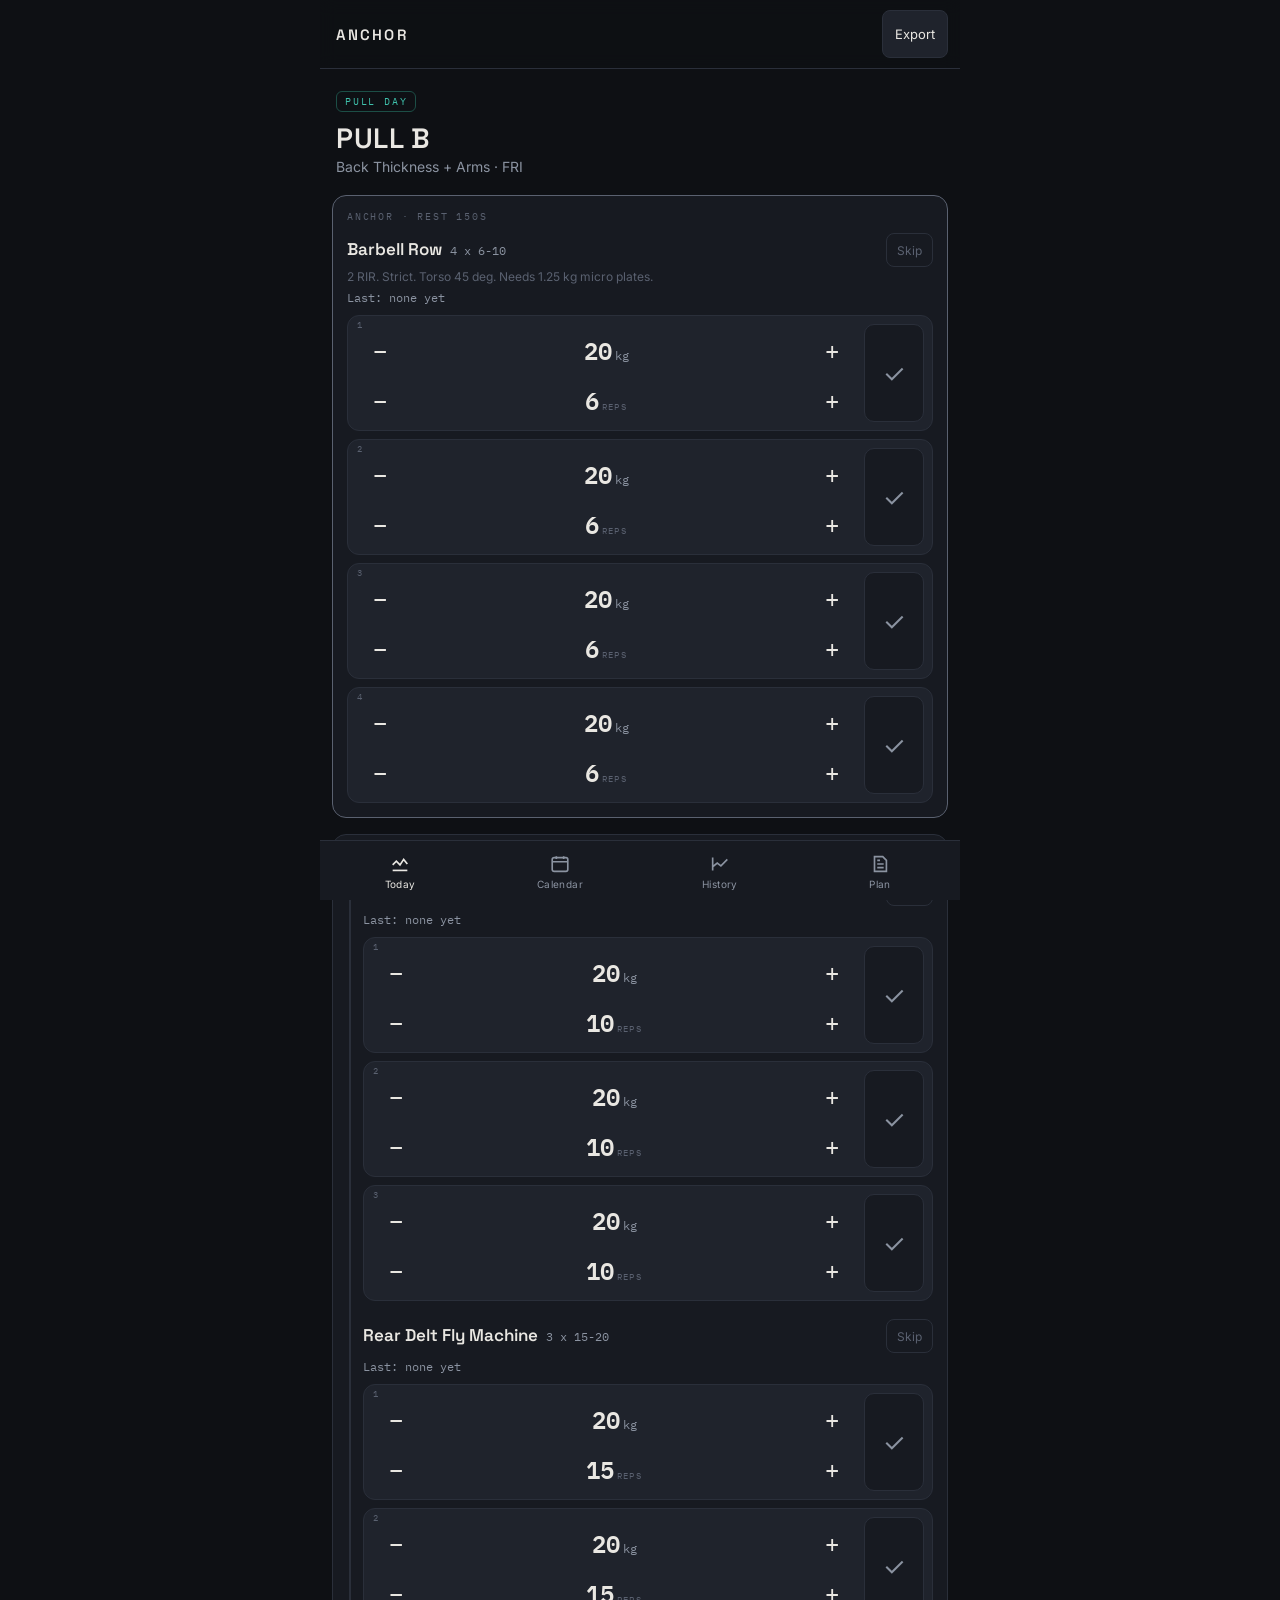
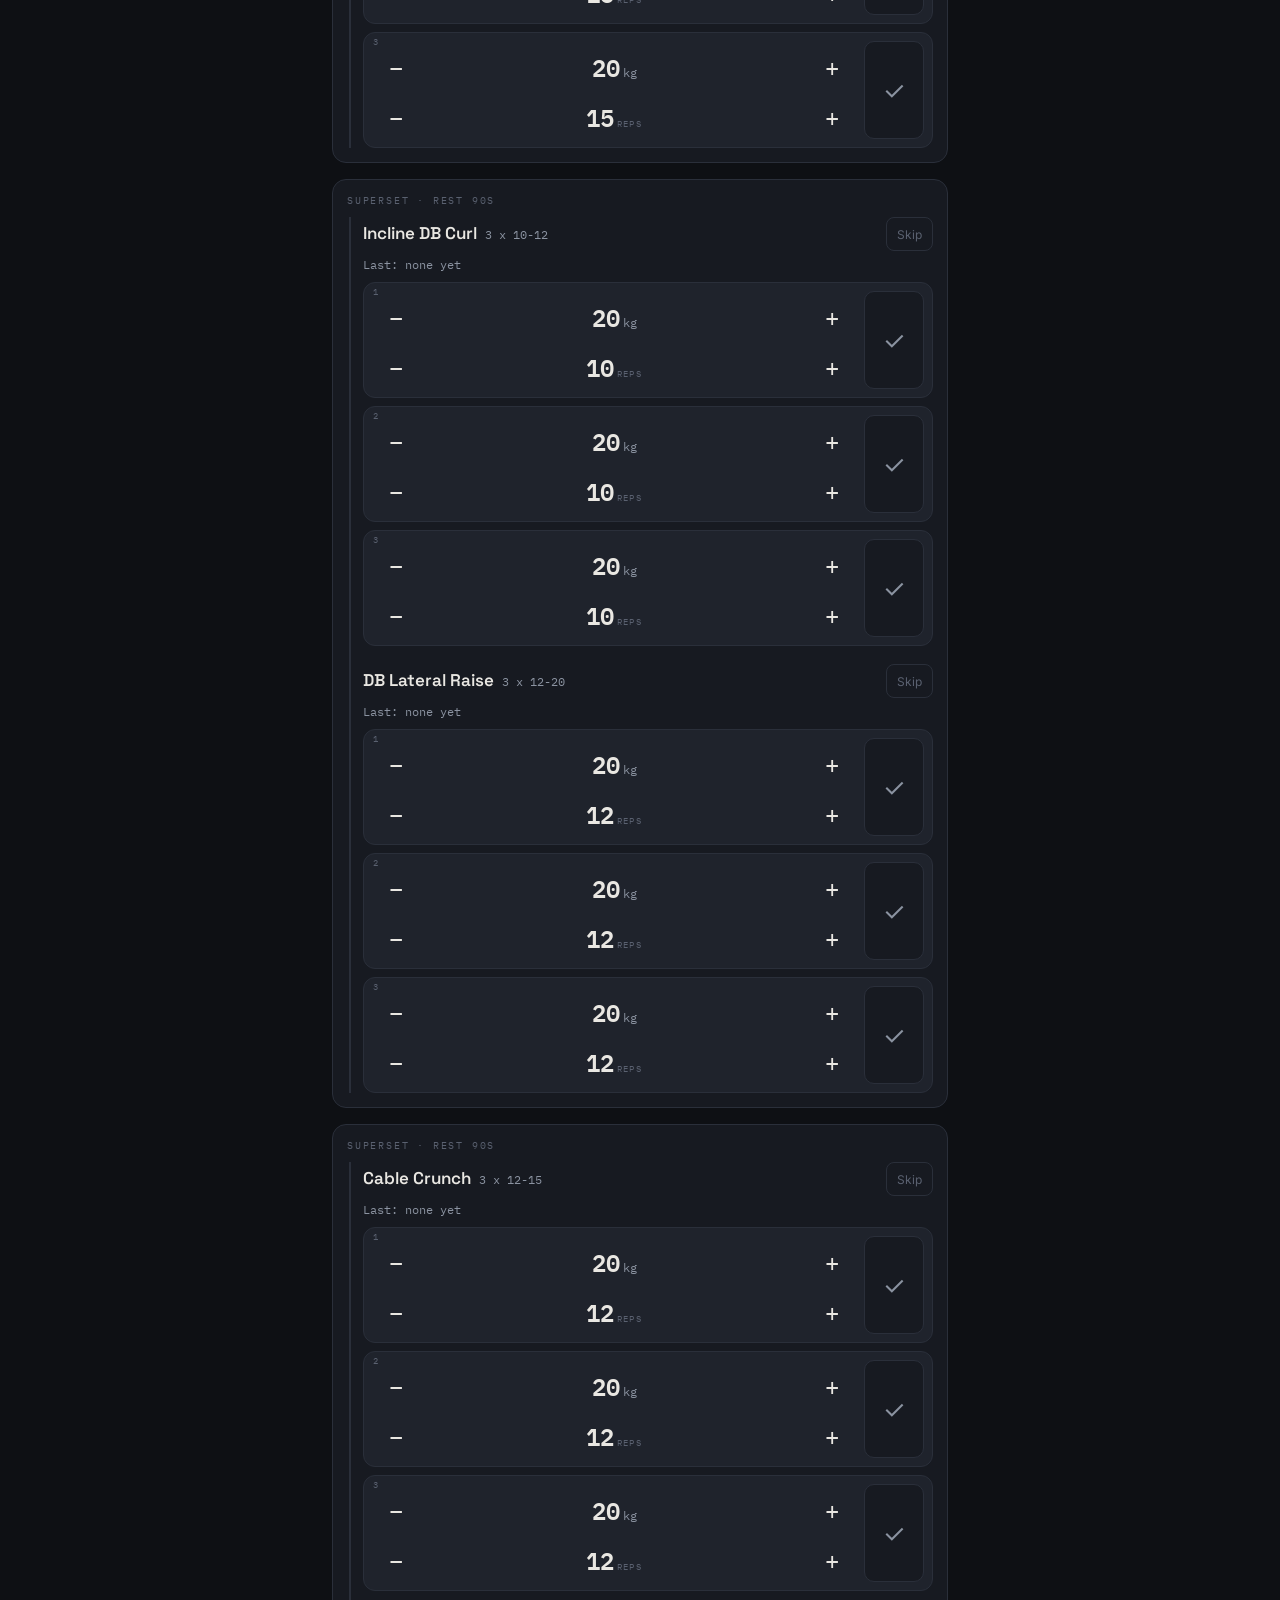
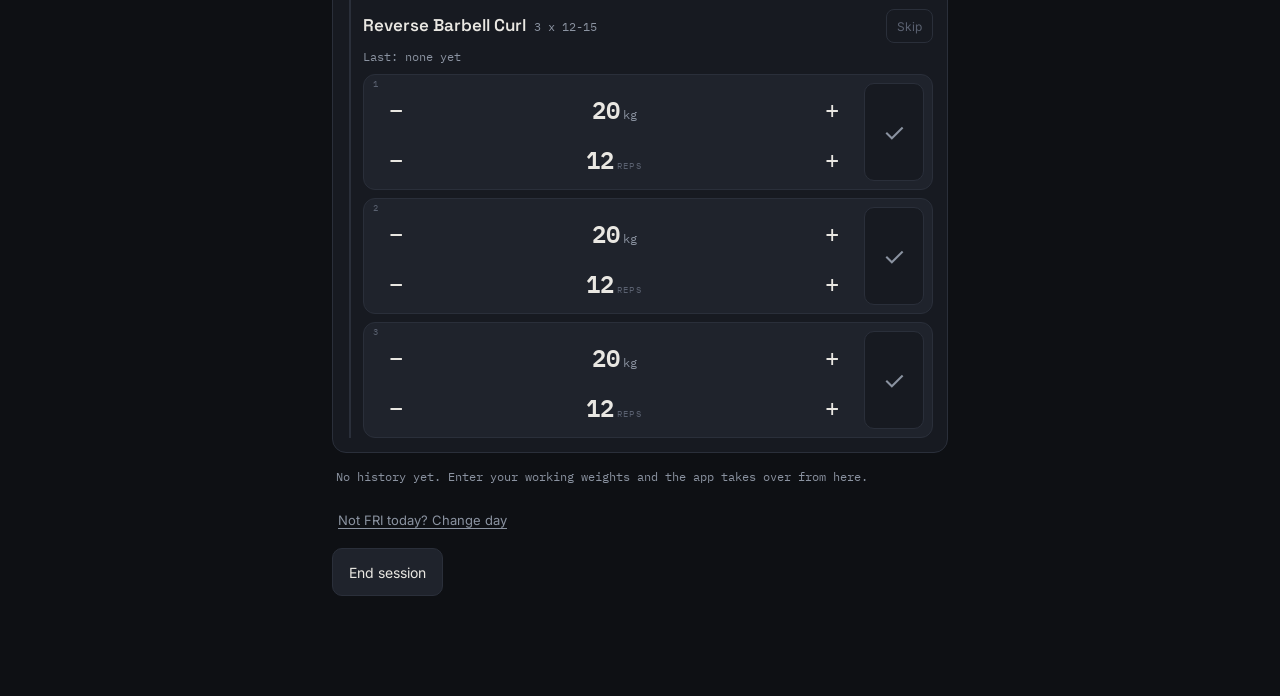
<file: index.html>
<!doctype html>
<html lang="en">
<head>
  <meta charset="utf-8" />
  <meta name="viewport" content="width=device-width, initial-scale=1, viewport-fit=cover" />
  <meta name="theme-color" content="#0E1014" />
  <meta name="apple-mobile-web-app-capable" content="yes" />
  <meta name="apple-mobile-web-app-status-bar-style" content="black-translucent" />
  <meta name="apple-mobile-web-app-title" content="Anchor" />
  <title>Anchor</title>
  <link rel="manifest" href="manifest.json" />
  <link rel="apple-touch-icon" href="icons/icon-192.png" />
  <link rel="preconnect" href="https://fonts.googleapis.com" />
  <link rel="preconnect" href="https://fonts.gstatic.com" crossorigin />
  <link rel="stylesheet" href="https://fonts.googleapis.com/css2?family=IBM+Plex+Mono:wght@500;600&family=Space+Grotesk:wght@600&family=Inter:wght@400;500&display=swap" />
  <link rel="stylesheet" href="styles.css" />
</head>
<body>
  <!-- Backup nag lives above everything. Non dismissible when active. -->
  <div id="nag" class="nag" hidden></div>

  <header class="appbar">
    <button id="brand" class="brand" type="button" aria-label="Today">
      <span class="brand-mark">ANCHOR</span>
    </button>
    <button id="export" class="icon-btn" type="button" aria-label="Export backup">Export</button>
  </header>

  <main id="app" class="app" aria-live="polite"></main>

  <!-- Rest timer, pinned above the bottom nav. Hidden until a set is committed. -->
  <div id="rest" class="rest" hidden role="timer" aria-label="Rest timer">
    <div id="restFill" class="rest-fill"></div>
    <div class="rest-body">
      <span id="restLabel" class="rest-label">Rest</span>
      <span id="restTime" class="rest-time num">0:00</span>
    </div>
  </div>

  <!-- Bottom navigation: four items, never coloured. -->
  <nav class="botnav" aria-label="Main">
    <button data-view="today" type="button" aria-current="true">
      <svg class="ic" viewBox="0 0 24 24" aria-hidden="true"><path d="M4 13l4-4 4 4 4-6 4 5"/><path d="M4 19h16"/></svg>
      Today
    </button>
    <button data-view="calendar" type="button">
      <svg class="ic" viewBox="0 0 24 24" aria-hidden="true"><rect x="3.5" y="5" width="17" height="15" rx="2"/><path d="M3.5 9.5h17M8 3.5v3M16 3.5v3"/></svg>
      Calendar
    </button>
    <button data-view="history" type="button">
      <svg class="ic" viewBox="0 0 24 24" aria-hidden="true"><path d="M4 19V5M4 15l5-4 4 3 7-7"/></svg>
      History
    </button>
    <button data-view="plan" type="button">
      <svg class="ic" viewBox="0 0 24 24" aria-hidden="true"><path d="M6 4h9l4 4v12H6z"/><path d="M9 12h7M9 16h7M9 8h3"/></svg>
      Plan
    </button>
  </nav>

  <!-- Toast for durability messages like "Restored from backup." -->
  <div id="toast" class="toast" hidden></div>

  <!-- Hidden file input for import. -->
  <input id="importFile" type="file" accept="application/json,.json" hidden />

  <script type="module" src="app.js"></script>
</body>
</html>
</file>
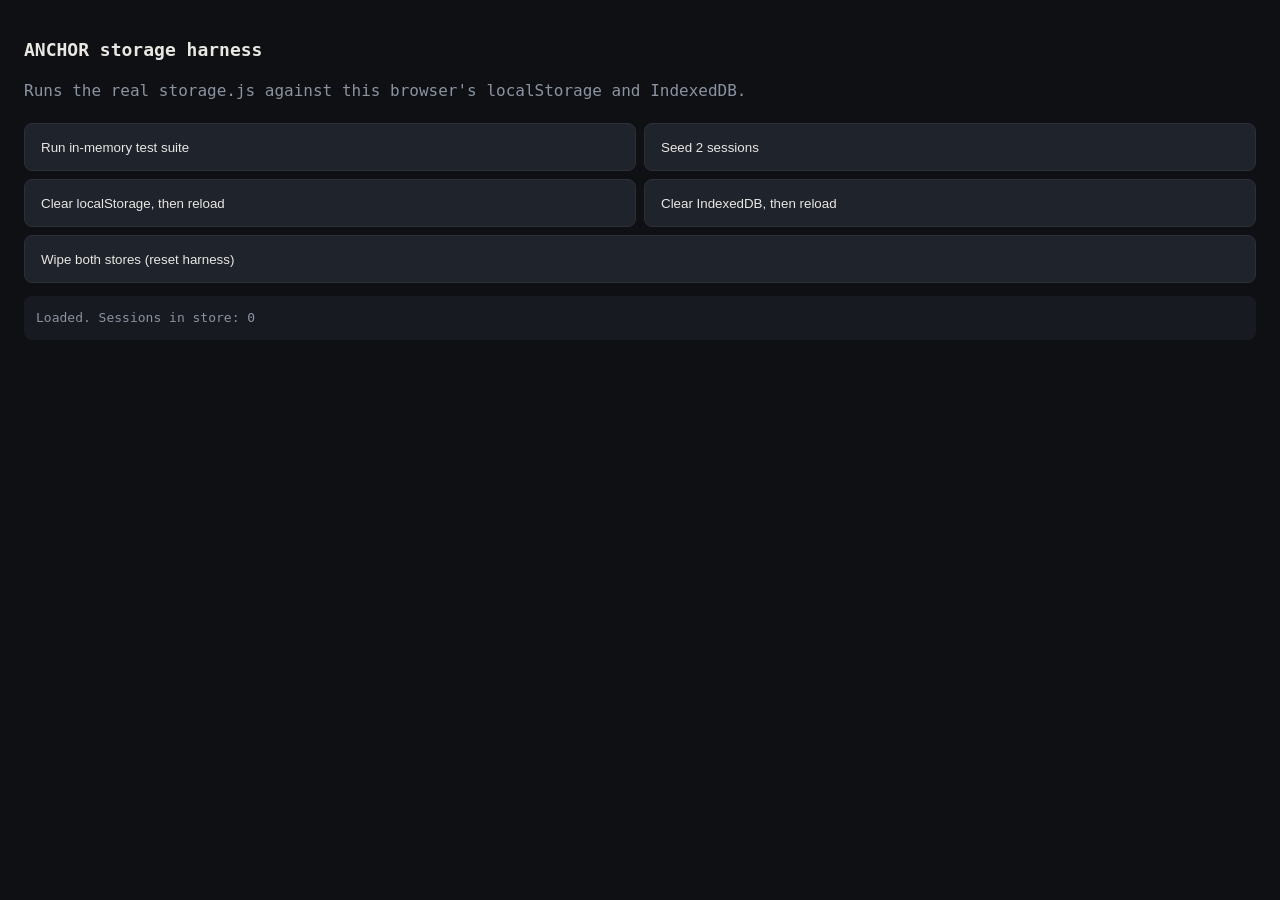
<file: test-storage.html>
<!doctype html>
<html lang="en">
<head>
  <meta charset="utf-8" />
  <meta name="viewport" content="width=device-width, initial-scale=1" />
  <title>ANCHOR storage harness</title>
  <style>
    body { background: #0E1014; color: #E9E7E2; font-family: ui-monospace, monospace; padding: 16px; line-height: 1.5; }
    h1 { font-size: 18px; }
    button { background: #1F232C; color: #E9E7E2; border: 1px solid #2A2F3A; padding: 12px 16px; margin: 4px 0; border-radius: 8px; cursor: pointer; min-height: 48px; display: block; width: 100%; text-align: left; }
    button:hover { background: #2A2F3A; }
    .pass { color: #7CCf7C; }
    .fail { color: #ff6b6b; }
    .info { color: #8B93A1; }
    pre { background: #171A21; padding: 12px; border-radius: 8px; overflow-x: auto; white-space: pre-wrap; }
    .row { display: flex; gap: 8px; }
    .row button { flex: 1; }
  </style>
</head>
<body>
  <h1>ANCHOR storage harness</h1>
  <p class="info">Runs the real storage.js against this browser's localStorage and IndexedDB.</p>

  <div class="row">
    <button id="run">Run in-memory test suite</button>
    <button id="seed">Seed 2 sessions</button>
  </div>
  <div class="row">
    <button id="clearLs">Clear localStorage, then reload</button>
    <button id="clearIdb">Clear IndexedDB, then reload</button>
  </div>
  <button id="wipe">Wipe both stores (reset harness)</button>

  <pre id="out"></pre>

  <script type="module">
    import { Store } from "./storage.js";

    const out = document.getElementById("out");
    function log(msg, cls) {
      const span = document.createElement("span");
      span.className = cls || "";
      span.textContent = msg + "\n";
      out.appendChild(span);
    }
    function clear() { out.textContent = ""; }

    let pass = 0, fail = 0;
    function check(name, cond) {
      if (cond) { pass++; log("PASS  " + name, "pass"); }
      else { fail++; log("FAIL  " + name, "fail"); }
    }

    function sampleSession(id, date, dayId) {
      return {
        sessionId: id, date, dayId, planVersion: "v5",
        startedAt: Date.now(), endedAt: Date.now(),
        entries: [
          { exerciseId: "smith_incline", skipped: false, sets: [
            { weight: 60, reps: 10, loggedAt: Date.now() },
            { weight: 60, reps: 9, loggedAt: Date.now() },
          ]},
          { exerciseId: "leg_extension", skipped: true, skipReason: "machine busy", sets: [] },
        ],
      };
    }

    // On load, report whether a heal or restore happened (survives reload test).
    Store.onEvent((e) => {
      if (e.type === "restored") log("EVENT restored from " + e.from, "pass");
      if (e.type === "healed") log("EVENT healed " + e.store, "info");
    });

    await Store.load();
    log("Loaded. Sessions in store: " + Store.getSessions().length, "info");
    if (Store.getSessions().length > 0) {
      const ls = Store._peekLocalStorage();
      Store._peekIndexedDb().then((idb) => {
        log("After reload: localStorage sessions=" +
          (ls ? Object.keys(ls.sessions).length : "null") +
          ", indexedDB sessions=" + (idb ? Object.keys(idb.sessions).length : "null"), "info");
      });
    }

    document.getElementById("run").onclick = async () => {
      clear(); pass = 0; fail = 0;
      await Store._clearLocalStorage();
      await Store._clearIndexedDb();
      await Store.load();

      await Store.saveSession(sampleSession("2026-07-14_day1", "2026-07-14", 1));
      await Store.saveSession(sampleSession("2026-07-15_day2", "2026-07-15", 2));
      let ls = Store._peekLocalStorage();
      let idb = await Store._peekIndexedDb();
      check("both stores have 2 sessions",
        Object.keys(ls.sessions).length === 2 && Object.keys(idb.sessions).length === 2);

      await Store._clearLocalStorage();
      await Store.load();
      check("localStorage healed from IndexedDB", Store.getSessions().length === 2 &&
        Store._peekLocalStorage() !== null);

      await Store._clearIndexedDb();
      await Store.load();
      idb = await Store._peekIndexedDb();
      check("IndexedDB healed from localStorage", Store.getSessions().length === 2 &&
        idb && Object.keys(idb.sessions).length === 2);

      const csv = Store.exportCsv({ smith_incline: "Smith Incline Press" });
      check("csv e1rm computed", csv.split("\n")[1].endsWith("80.0"));

      const summary = Store.importJson({ sessions: {
        "2026-07-16_day3": sampleSession("2026-07-16_day3", "2026-07-16", 3),
      }}, false);
      check("import dry run reports 1 added", summary.added === 1);

      log("\n" + pass + " passed, " + fail + " failed", fail === 0 ? "pass" : "fail");
    };

    document.getElementById("seed").onclick = async () => {
      clear();
      await Store.saveSession(sampleSession("2026-07-14_day1", "2026-07-14", 1));
      await Store.saveSession(sampleSession("2026-07-15_day2", "2026-07-15", 2));
      log("Seeded 2 sessions to both stores. Now clear one store and reload.", "info");
    };

    document.getElementById("clearLs").onclick = async () => {
      await Store._clearLocalStorage();
      log("localStorage cleared. Reloading...", "info");
      setTimeout(() => location.reload(), 400);
    };

    document.getElementById("clearIdb").onclick = async () => {
      await Store._clearIndexedDb();
      log("IndexedDB cleared. Reloading...", "info");
      setTimeout(() => location.reload(), 400);
    };

    document.getElementById("wipe").onclick = async () => {
      await Store._clearLocalStorage();
      await Store._clearIndexedDb();
      log("Both stores wiped.", "info");
    };
  </script>
</body>
</html>
</file>
<file: styles.css>
/* ANCHOR styles. An instrument where colour carries meaning, never decoration.
   Amber = you got stronger. Ember = push day. Teal = pull day. Violet = body.
   Buttons, headers, and navigation stay uncoloured. */

:root {
  --ink: #0E1014;
  --surface: #171A21;
  --surface-2: #1F232C;
  --line: #2A2F3A;
  --bone: #E9E7E2;
  --steel: #8B93A1;
  --dim: #5A6170;

  --signal: #F0A93B;   /* amber, progression only */
  --push: #FF7A59;     /* ember, push days only */
  --pull: #3FC1AC;     /* teal, pull days only */
  --violet: #8B7DD8;   /* body metrics only */

  --signal-dim: #6B4E1E;
  --push-dim: #5C2E22;
  --pull-dim: #1C4E46;
  --violet-dim: #37305A;

  --mono: "IBM Plex Mono", ui-monospace, "SF Mono", Menlo, monospace;
  --display: "Space Grotesk", system-ui, sans-serif;
  --sans: "Inter", system-ui, sans-serif;

  --maxw: 640px;
  --tap: 48px;
  --nav-h: 60px;
  --safe-bottom: env(safe-area-inset-bottom, 0px);
}

* { box-sizing: border-box; }

html, body {
  margin: 0; padding: 0;
  background: var(--ink);
  color: var(--bone);
  font-family: var(--sans);
  -webkit-font-smoothing: antialiased;
  text-rendering: optimizeLegibility;
}
body {
  min-height: 100vh;
  padding-bottom: calc(var(--nav-h) + var(--safe-bottom));
}

.mono, .num { font-family: var(--mono); font-variant-numeric: tabular-nums; font-feature-settings: "tnum" 1; }

button { font-family: inherit; color: inherit; cursor: pointer; }
:focus-visible { outline: 2px solid var(--steel); outline-offset: 2px; }

/* ---------- app bar ---------- */

.appbar {
  position: sticky; top: 0; z-index: 20;
  display: flex; align-items: center; gap: 8px;
  padding: 10px 12px;
  background: color-mix(in srgb, var(--ink) 88%, transparent);
  backdrop-filter: blur(8px);
  border-bottom: 1px solid var(--line);
  max-width: var(--maxw); margin: 0 auto;
}
.brand { background: none; border: 0; padding: 6px 4px; }
.brand-mark { font-family: var(--display); font-weight: 600; letter-spacing: 0.14em; font-size: 15px; color: var(--bone); }
.icon-btn {
  background: var(--surface-2); border: 1px solid var(--line); color: var(--bone);
  font-size: 13px; padding: 0 12px; min-height: var(--tap); border-radius: 8px; margin-left: auto;
}

/* ---------- main ---------- */

.app { max-width: var(--maxw); margin: 0 auto; padding: 12px 12px 40px; }

/* day header carries the day-type hue as a tag and a thin top rail */
.day-head { margin: 8px 4px 20px; position: relative; }
.day-title { font-family: var(--display); font-weight: 600; font-size: 28px; letter-spacing: 0.02em; margin: 0; }
.day-sub { color: var(--steel); font-size: 14px; margin: 2px 0 0; }
.day-meta { color: var(--dim); font-size: 12px; font-family: var(--mono); margin-top: 6px; }
.daytype-tag {
  display: inline-block; font-family: var(--mono); font-size: 10px; letter-spacing: 0.18em;
  text-transform: uppercase; padding: 3px 8px; border-radius: 6px; margin-bottom: 8px;
}
.daytype-tag.push { color: var(--push); border: 1px solid var(--push-dim); }
.daytype-tag.pull { color: var(--pull); border: 1px solid var(--pull-dim); }

/* ---------- schedule reference (Plan page only) ---------- */

.banner {
  border-radius: 12px; padding: 12px 14px; margin: 0 0 18px;
  border: 1px solid var(--line); background: var(--surface);
}
.banner .b-tag { font-family: var(--mono); font-size: 10px; letter-spacing: 0.16em; text-transform: uppercase; margin-bottom: 6px; color: var(--steel); }
.banner .b-body { font-size: 13px; color: var(--bone); line-height: 1.45; }
.banner.ramp { border-color: var(--dim); }
.banner.review { border-color: var(--dim); }

/* ---------- deload notice ---------- */
/* The only thing that ever renders above the first block of a session.
   One label, one line, no card, no icon, no buttons, no dismiss. */

.deload-notice {
  display: flex; align-items: baseline; gap: 10px; flex-wrap: wrap;
  padding: 0 4px; margin: 4px 0 18px;
}
.dn-tag { font-family: var(--mono); font-size: 10px; letter-spacing: 0.16em; text-transform: uppercase; color: var(--steel); white-space: nowrap; }
.dn-body { font-size: 13px; color: var(--bone); }

/* ---------- block card ---------- */

.block { background: var(--surface); border: 1px solid var(--line); border-radius: 14px; padding: 14px; margin-bottom: 16px; position: relative; }
.block.anchor { border-color: var(--dim); }
.block-tag { font-family: var(--mono); font-size: 10px; letter-spacing: 0.18em; color: var(--dim); text-transform: uppercase; margin-bottom: 10px; }
.block.grouped .exercises { border-left: 2px solid var(--line); padding-left: 12px; margin-left: 2px; display: flex; flex-direction: column; gap: 18px; }

/* ---------- exercise ---------- */

.exercise { position: relative; }
.exercise.skipped { opacity: 0.45; }
.ex-head { display: flex; align-items: baseline; gap: 8px; flex-wrap: wrap; }
.ex-name { font-family: var(--display); font-weight: 600; font-size: 17px; background: none; border: 0; color: var(--bone); padding: 0; text-align: left; }
.ex-name:hover { text-decoration: underline; text-underline-offset: 3px; }
.ex-target { font-family: var(--mono); font-size: 12px; color: var(--steel); }
.ex-target .deload-tag { color: var(--steel); border: 1px solid var(--line); border-radius: 5px; padding: 1px 5px; margin-left: 4px; font-size: 10px; letter-spacing: 0.1em; }
.ex-note { color: var(--dim); font-size: 12px; margin: 2px 0 0; }
.ex-last { font-family: var(--mono); font-size: 12px; color: var(--steel); margin: 6px 0 10px; }
.ex-skip { margin-left: auto; background: none; border: 1px solid var(--line); color: var(--dim); font-size: 12px; border-radius: 8px; min-height: 34px; padding: 0 10px; }
.ex-tools { display: flex; gap: 14px; margin: -4px 0 8px; }
.ex-tools .link { min-height: 28px; font-size: 12px; }

/* amber progression rail: only when the app says add weight */
.exercise.progress::before { content: ""; position: absolute; left: -14px; top: -2px; bottom: -2px; width: 3px; background: var(--signal); border-radius: 2px; }
.badge-add { display: inline-block; font-family: var(--mono); font-size: 10px; letter-spacing: 0.12em; color: var(--signal); border: 1px solid var(--signal-dim); border-radius: 6px; padding: 2px 6px; margin-left: 4px; }

/* ---------- set pills ---------- */

.pills { display: flex; flex-direction: column; gap: 8px; }
/* Weight stacked over reps on the left, a tall commit on the right. This is the
   only layout that fits five generous tap targets on a 360px phone without the
   check being pushed off screen. */
.pill { position: relative; display: grid; grid-template-columns: minmax(0, 1fr) 60px; align-items: stretch; gap: 8px; background: var(--surface-2); border: 1px solid var(--line); border-radius: 12px; padding: 8px; overflow: hidden; }
.pill.committed { border-color: var(--dim); }
.pill .sweep { position: absolute; inset: 0; background: var(--surface); transform-origin: left center; transform: scaleX(0); z-index: 0; }
.pill.committed .sweep { transform: scaleX(1); transition: transform 180ms linear; }
.pill-set-no { position: absolute; left: 9px; top: 3px; font-family: var(--mono); font-size: 9px; color: var(--dim); z-index: 2; }

.pill-fields { display: flex; flex-direction: column; gap: 6px; min-width: 0; z-index: 1; padding-top: 4px; }
.stepper { display: flex; align-items: center; gap: 6px; min-width: 0; }
.step-btn { flex: none; width: 48px; height: 44px; background: transparent; border: 0; color: var(--bone); font-family: var(--mono); font-size: 24px; line-height: 1; border-radius: 10px; display: flex; align-items: center; justify-content: center; }
.step-btn:active { background: var(--line); }
.step-btn:disabled { color: var(--dim); opacity: 0.4; }
.field { flex: 1; min-width: 0; display: flex; align-items: baseline; justify-content: center; gap: 3px; }
.field .val { font-family: var(--mono); font-variant-numeric: tabular-nums; font-weight: 600; font-size: 24px; color: var(--bone); }
.field .unit { font-family: var(--mono); font-size: 12px; color: var(--steel); }
.field .lbl { font-family: var(--mono); font-size: 9px; letter-spacing: 0.14em; color: var(--dim); text-transform: uppercase; }
/* committed rows: static value, no buttons */
.cfield { display: flex; align-items: baseline; gap: 5px; padding-left: 6px; }
.cfield .val { font-family: var(--mono); font-variant-numeric: tabular-nums; font-weight: 600; font-size: 24px; color: var(--bone); }
.cfield .unit, .cfield .lbl { font-family: var(--mono); font-size: 11px; color: var(--steel); }

.commit { z-index: 1; align-self: stretch; min-height: 48px; background: var(--surface); border: 1px solid var(--line); border-radius: 10px; color: var(--steel); font-size: 26px; display: flex; align-items: center; justify-content: center; }
.commit:active { background: var(--line); }
.pill.committed .commit { color: var(--bone); border-color: var(--dim); }
.pill.committed.up .commit { color: var(--signal); }

/* removed sets: greyed, struck through, stay in position, restorable */
.pill.committed.removed { opacity: 0.5; }
.pill.committed.removed .cfield .val,
.pill.committed.removed .cfield .unit,
.pill.committed.removed .cfield .lbl { text-decoration: line-through; }
.restore-btn { z-index: 1; align-self: stretch; min-height: 48px; background: none; border: 1px solid var(--line); border-radius: 10px; color: var(--steel); font-size: 11px; }

.removed-list { margin-top: 8px; padding-top: 8px; border-top: 1px solid var(--line); display: flex; flex-direction: column; gap: 6px; }
.removed-row { display: flex; align-items: center; justify-content: space-between; gap: 10px; opacity: 0.6; }
.removed-label { font-family: var(--mono); font-size: 12px; color: var(--steel); text-decoration: line-through; }
.removed-row .restore-btn { min-height: 32px; padding: 0 10px; font-size: 11px; }

/* ---------- rest timer (sits above the bottom nav) ---------- */

.rest {
  position: fixed; left: 0; right: 0; bottom: calc(var(--nav-h) + var(--safe-bottom));
  z-index: 30; height: 52px; background: var(--surface); border-top: 1px solid var(--line);
  overflow: hidden; cursor: pointer;
}
.rest-fill { position: absolute; inset: 0; background: var(--surface-2); transform-origin: left center; transform: scaleX(1); }
.rest-body { position: relative; height: 52px; display: flex; align-items: center; justify-content: space-between; padding: 0 18px; max-width: var(--maxw); margin: 0 auto; }
.rest-label { font-family: var(--mono); font-size: 12px; letter-spacing: 0.16em; text-transform: uppercase; color: var(--steel); }
.rest-time { font-family: var(--mono); font-variant-numeric: tabular-nums; font-size: 22px; font-weight: 600; color: var(--bone); }
.rest.done .rest-time { color: var(--steel); }

/* ---------- bottom nav ---------- */

.botnav {
  position: fixed; left: 0; right: 0; bottom: 0; z-index: 40;
  height: calc(var(--nav-h) + var(--safe-bottom)); padding-bottom: var(--safe-bottom);
  display: flex; background: var(--surface); border-top: 1px solid var(--line);
  max-width: var(--maxw); margin: 0 auto;
}
.botnav button {
  flex: 1 1 0; min-width: 0; background: none; border: 0; color: var(--steel);
  display: flex; flex-direction: column; align-items: center; justify-content: center; gap: 3px;
  font-size: 10px; letter-spacing: 0.04em; min-height: var(--nav-h);
  overflow: hidden; white-space: nowrap;
}
.botnav button .ic { width: 22px; height: 22px; display: block; }
.botnav button[aria-current="true"] { color: var(--bone); }
.botnav button[aria-current="true"] .ic { stroke: var(--bone); }
.botnav button .ic { stroke: var(--steel); fill: none; stroke-width: 1.8; }

/* ---------- nag ---------- */

.nag { position: sticky; top: 0; z-index: 45; background: var(--signal-dim); color: var(--signal); border-bottom: 1px solid var(--signal); font-family: var(--mono); font-size: 13px; text-align: center; padding: 10px 12px; }
.nag button { background: var(--signal); color: var(--ink); border: 0; border-radius: 6px; font-family: var(--mono); font-weight: 600; font-size: 12px; padding: 6px 12px; margin-left: 10px; min-height: 36px; }

/* ---------- toast ---------- */

.toast { position: fixed; left: 50%; bottom: calc(var(--nav-h) + 24px + var(--safe-bottom)); transform: translateX(-50%); z-index: 50; background: var(--surface-2); border: 1px solid var(--line); color: var(--bone); font-size: 13px; padding: 10px 16px; border-radius: 10px; box-shadow: 0 6px 20px rgba(0,0,0,0.4); }

/* ---------- rest day + empty ---------- */

.rest-day, .empty { text-align: center; padding: 48px 16px; }
.rest-day .big { font-family: var(--display); font-weight: 600; font-size: 26px; }
.rest-day .sub, .empty .sub { color: var(--steel); margin-top: 8px; }

/* ---------- generic controls ---------- */

.btn { background: var(--surface-2); border: 1px solid var(--line); color: var(--bone); border-radius: 10px; min-height: var(--tap); padding: 0 16px; font-size: 14px; }
.btn-row { display: flex; gap: 8px; flex-wrap: wrap; margin-top: 8px; }
.link { background: none; border: 0; color: var(--steel); font-size: 13px; text-decoration: underline; text-underline-offset: 3px; min-height: 40px; }
.section-title { font-family: var(--display); font-weight: 600; font-size: 18px; margin: 22px 4px 10px; }

/* ---------- summary ---------- */

.summary .stat-row { display: flex; gap: 20px; margin: 10px 4px; }
.stat .n { font-family: var(--mono); font-size: 28px; font-weight: 600; }
.stat .k { color: var(--steel); font-size: 12px; }
.up-list li { color: var(--signal); }
.stall-list li { color: var(--steel); }
.up-list, .stall-list { font-family: var(--mono); font-size: 14px; padding-left: 18px; }

/* ---------- history / detail + charts ---------- */

.chart-wrap { background: var(--surface); border: 1px solid var(--line); border-radius: 14px; padding: 12px; }
.chart-wrap svg { width: 100%; height: auto; display: block; }
.chart-line { fill: none; stroke: var(--steel); stroke-width: 2; }
.chart-line.violet { stroke: var(--violet); }
.chart-dot { fill: var(--steel); }
.chart-dot.pb { fill: var(--signal); }
.chart-dot.violet { fill: var(--violet); }
.chart-grid { stroke: var(--line); stroke-width: 1; }
.chart-axis { fill: var(--dim); font-family: var(--mono); font-size: 10px; }
.chart-band { fill: var(--violet-dim); opacity: 0.25; }

.htable { width: 100%; border-collapse: collapse; margin-top: 14px; font-family: var(--mono); font-size: 13px; }
.htable th { text-align: left; color: var(--dim); font-weight: 500; font-size: 11px; letter-spacing: 0.08em; text-transform: uppercase; padding: 6px 8px; border-bottom: 1px solid var(--line); }
.htable td { padding: 8px; border-bottom: 1px solid var(--line); color: var(--bone); }
.htable td.up { color: var(--signal); }

.toggle-row { display: flex; gap: 6px; margin: 12px 0; }
.toggle { background: var(--surface-2); border: 1px solid var(--line); color: var(--steel); border-radius: 8px; padding: 8px 12px; min-height: 40px; font-size: 13px; }
.toggle[aria-pressed="true"] { color: var(--bone); border-color: var(--dim); }
.chart-caption { font-size: 11px; color: var(--dim); margin: -6px 4px 12px; line-height: 1.4; }

/* cues + watch form on detail page */
.cues { list-style: none; padding: 0; margin: 6px 0 14px; }
.cues li { font-family: var(--mono); font-size: 13px; color: var(--bone); padding: 6px 0 6px 18px; position: relative; border-bottom: 1px solid var(--line); }
.cues li::before { content: ""; position: absolute; left: 2px; top: 14px; width: 6px; height: 6px; border-radius: 50%; background: var(--dim); }
.watch-btn { background: var(--surface-2); border: 1px solid var(--line); color: var(--bone); border-radius: 10px; min-height: var(--tap); padding: 0 16px; font-size: 14px; margin-bottom: 8px; }

/* ---------- exercise list (History tab) ---------- */

.ex-list { display: flex; flex-direction: column; gap: 2px; }
.ex-list button { display: flex; justify-content: space-between; align-items: center; background: var(--surface); border: 1px solid var(--line); color: var(--bone); border-radius: 10px; min-height: var(--tap); padding: 0 14px; font-size: 14px; text-align: left; font-family: var(--display); }
.ex-list button .meta { font-family: var(--mono); font-size: 11px; color: var(--steel); }
.ex-list .grp { font-family: var(--mono); font-size: 10px; letter-spacing: 0.16em; text-transform: uppercase; color: var(--dim); margin: 14px 4px 6px; }

/* ---------- body view ---------- */

.spark-set { display: grid; grid-template-columns: 1fr 1fr; gap: 12px; margin-top: 12px; }
.spark { background: var(--surface); border: 1px solid var(--line); border-radius: 12px; padding: 10px; }
.spark .lbl { font-family: var(--mono); font-size: 11px; color: var(--steel); }
.spark .cur { font-family: var(--mono); font-size: 20px; font-weight: 600; color: var(--violet); }
.spark svg { width: 100%; height: 32px; }

/* ---------- calendar ---------- */

.records { display: grid; grid-template-columns: repeat(4, 1fr); gap: 8px; margin: 8px 0 18px; }
.record { background: var(--surface); border: 1px solid var(--line); border-radius: 12px; padding: 10px 8px; text-align: center; }
.record .rn { font-family: var(--mono); font-size: 22px; font-weight: 600; color: var(--bone); }
.record .rk { font-family: var(--mono); font-size: 9px; letter-spacing: 0.1em; text-transform: uppercase; color: var(--dim); margin-top: 4px; }

.cal-head { display: flex; align-items: center; justify-content: space-between; margin: 6px 2px 10px; }
.cal-head .mlabel { font-family: var(--display); font-size: 18px; }
.cal-head button { background: var(--surface-2); border: 1px solid var(--line); color: var(--bone); border-radius: 8px; width: var(--tap); height: 40px; font-size: 16px; }
.cal-dow { display: grid; grid-template-columns: repeat(7, minmax(0, 1fr)); gap: 5px; margin-bottom: 6px; }
.cal-dow span { text-align: center; font-family: var(--mono); font-size: 10px; color: var(--dim); }
/* Each week is its own clean 7 column grid. A full width spanning child would
   disrupt auto placement and blow the grid wider than the screen, so the deload
   band is a background on the week row instead. */
.cal-grid { display: flex; flex-direction: column; gap: 5px; }
.cal-week { display: grid; grid-template-columns: repeat(7, minmax(0, 1fr)); gap: 5px; }
.cal-week.deload { background: var(--surface-2); border-radius: 8px; }
.deload-label { font-family: var(--mono); font-size: 9px; letter-spacing: 0.14em; text-transform: uppercase; color: var(--dim); padding: 4px 4px 0; }
/* min-width:0 lets the square cells shrink to their 1fr track instead of
   forcing the grid wider than the screen (aspect-ratio + default min-width). */
/* Fixed height, not aspect-ratio: in a grid row aspect-ratio can resolve from
   the row height and drive the cell width past its column, overflowing the page. */
.cal-cell { position: relative; min-width: 0; height: 44px; padding: 0; border-radius: 10px; display: flex; align-items: center; justify-content: center; font-family: var(--mono); font-variant-numeric: tabular-nums; font-size: 13px; border: 1px solid transparent; }
.cal-cell.blank { background: none; }
.cal-cell.restday { background: var(--surface-2); color: var(--dim); }
.cal-cell.push-logged { background: var(--push); color: var(--ink); font-weight: 600; }
.cal-cell.pull-logged { background: var(--pull); color: var(--ink); font-weight: 600; }
.cal-cell.scheduled-push { border-color: var(--push-dim); color: var(--steel); }
.cal-cell.scheduled-pull { border-color: var(--pull-dim); color: var(--steel); }
.cal-cell.missed { border-color: var(--line); color: var(--dim); }
.cal-cell.today { box-shadow: 0 0 0 2px var(--bone); }
.cal-cell .pr-dot { position: absolute; top: 3px; right: 4px; width: 6px; height: 6px; border-radius: 50%; background: var(--signal); }
.cal-cell.tappable { cursor: pointer; }

.heatstrip { display: flex; gap: 2px; margin-top: 8px; align-items: flex-end; height: 34px; }
.heatstrip .col { flex: 1; border-radius: 2px; background: var(--bone); min-width: 2px; }

/* ---------- plan page ---------- */

.plan-week { background: var(--surface); border: 1px solid var(--line); border-radius: 12px; padding: 14px; margin-bottom: 16px; }
.plan-week .wk { font-family: var(--mono); font-size: 13px; color: var(--bone); }
.plan-card { background: var(--surface); border: 1px solid var(--line); border-radius: 12px; padding: 12px 14px; margin-bottom: 8px; }
.plan-card .t { font-family: var(--display); font-weight: 600; font-size: 15px; margin-bottom: 4px; }
.plan-card .b { font-size: 13px; color: var(--steel); line-height: 1.45; }
.ptable { width: 100%; border-collapse: collapse; font-family: var(--mono); font-size: 13px; margin-bottom: 6px; }
.ptable td { padding: 6px 8px; border-bottom: 1px solid var(--line); }
.ptable td:nth-child(2), .ptable td:nth-child(3) { text-align: right; color: var(--steel); }
.tier-label { font-family: var(--mono); font-size: 10px; letter-spacing: 0.14em; text-transform: uppercase; color: var(--dim); margin: 12px 4px 4px; }
.tier-priority td:first-child { color: var(--bone); font-weight: 600; }
.tier-secondary td:first-child { color: var(--steel); }
.tier-maintenance td:first-child { color: var(--dim); }
.valve-list { counter-reset: v; list-style: none; padding: 0; }
.valve-list li { font-family: var(--mono); font-size: 13px; color: var(--bone); padding: 8px 0 8px 28px; position: relative; border-bottom: 1px solid var(--line); }
.valve-list li::before { counter-increment: v; content: counter(v); position: absolute; left: 4px; top: 8px; font-size: 12px; color: var(--dim); }
.sched-item { display: flex; gap: 10px; padding: 10px 0; border-bottom: 1px solid var(--line); }
.sched-item .wks { font-family: var(--mono); font-size: 12px; color: var(--steel); min-width: 70px; }
.sched-item.current { background: var(--surface); border-radius: 8px; padding: 10px; }
.sched-item.current .wks { color: var(--bone); }
.sched-now { font-family: var(--mono); font-size: 10px; color: var(--bone); border: 1px solid var(--dim); border-radius: 5px; padding: 1px 5px; margin-left: 6px; }

/* ---------- modal ---------- */

.modal-back { position: fixed; inset: 0; z-index: 60; background: rgba(0,0,0,0.6); display: flex; align-items: flex-end; justify-content: center; }
.modal { background: var(--surface); border: 1px solid var(--line); border-radius: 16px 16px 0 0; padding: 18px; width: 100%; max-width: var(--maxw); padding-bottom: calc(18px + var(--safe-bottom)); }
.modal h2 { font-family: var(--display); font-size: 18px; margin: 0 0 12px; }
.modal .choices { display: flex; flex-direction: column; gap: 8px; }
.modal .choices button { background: var(--surface-2); border: 1px solid var(--line); color: var(--bone); border-radius: 10px; min-height: var(--tap); font-size: 14px; text-align: left; padding: 0 14px; }
.stepper-big { display: flex; align-items: center; justify-content: center; gap: 16px; margin: 16px 0; }
.stepper-big .val { font-family: var(--mono); font-size: 32px; font-weight: 600; min-width: 120px; text-align: center; }
.stepper-big button { width: 56px; height: 56px; font-size: 26px; background: var(--surface-2); border: 1px solid var(--line); color: var(--bone); border-radius: 12px; }

/* ---------- wipe all data ---------- */
/* Plain text, not styled to tempt or scare. Real space above it, never next
   to Export. The RESET input is the only text input in the app. */

.wipe-zone { margin-top: 48px; padding-top: 20px; border-top: 1px solid var(--line); }
.wipe-trigger { background: none; border: 0; color: var(--dim); font-size: 13px; min-height: 40px; padding: 0; }

.wipe-back { position: fixed; inset: 0; z-index: 70; background: var(--ink); display: flex; align-items: center; justify-content: center; padding: 20px; overflow-y: auto; }
.wipe-sheet { width: 100%; max-width: var(--maxw); }
.wipe-sheet h2 { font-family: var(--display); font-size: 22px; margin: 0 0 16px; }
.wipe-body { font-size: 14px; color: var(--bone); line-height: 1.6; margin: 0 0 20px; }
.wipe-status { font-family: var(--mono); font-size: 12px; color: var(--steel); margin: 0 0 20px; }
.wipe-input-row { margin: 0 0 20px; }
.wipe-label { display: block; font-family: var(--mono); font-size: 11px; letter-spacing: 0.1em; text-transform: uppercase; color: var(--steel); margin-bottom: 8px; }
#wipeConfirmInput { width: 100%; min-height: var(--tap); background: var(--surface-2); border: 1px solid var(--line); border-radius: 10px; color: var(--bone); font-family: var(--mono); font-size: 18px; padding: 0 14px; letter-spacing: 0.1em; }

@media (min-width: 720px) {
  .history-cols { display: grid; grid-template-columns: 1fr 1fr; gap: 16px; align-items: start; }
}

@media (prefers-reduced-motion: reduce) {
  .pill.committed .sweep { transition: none; }
  * { scroll-behavior: auto !important; }
}
</file>
